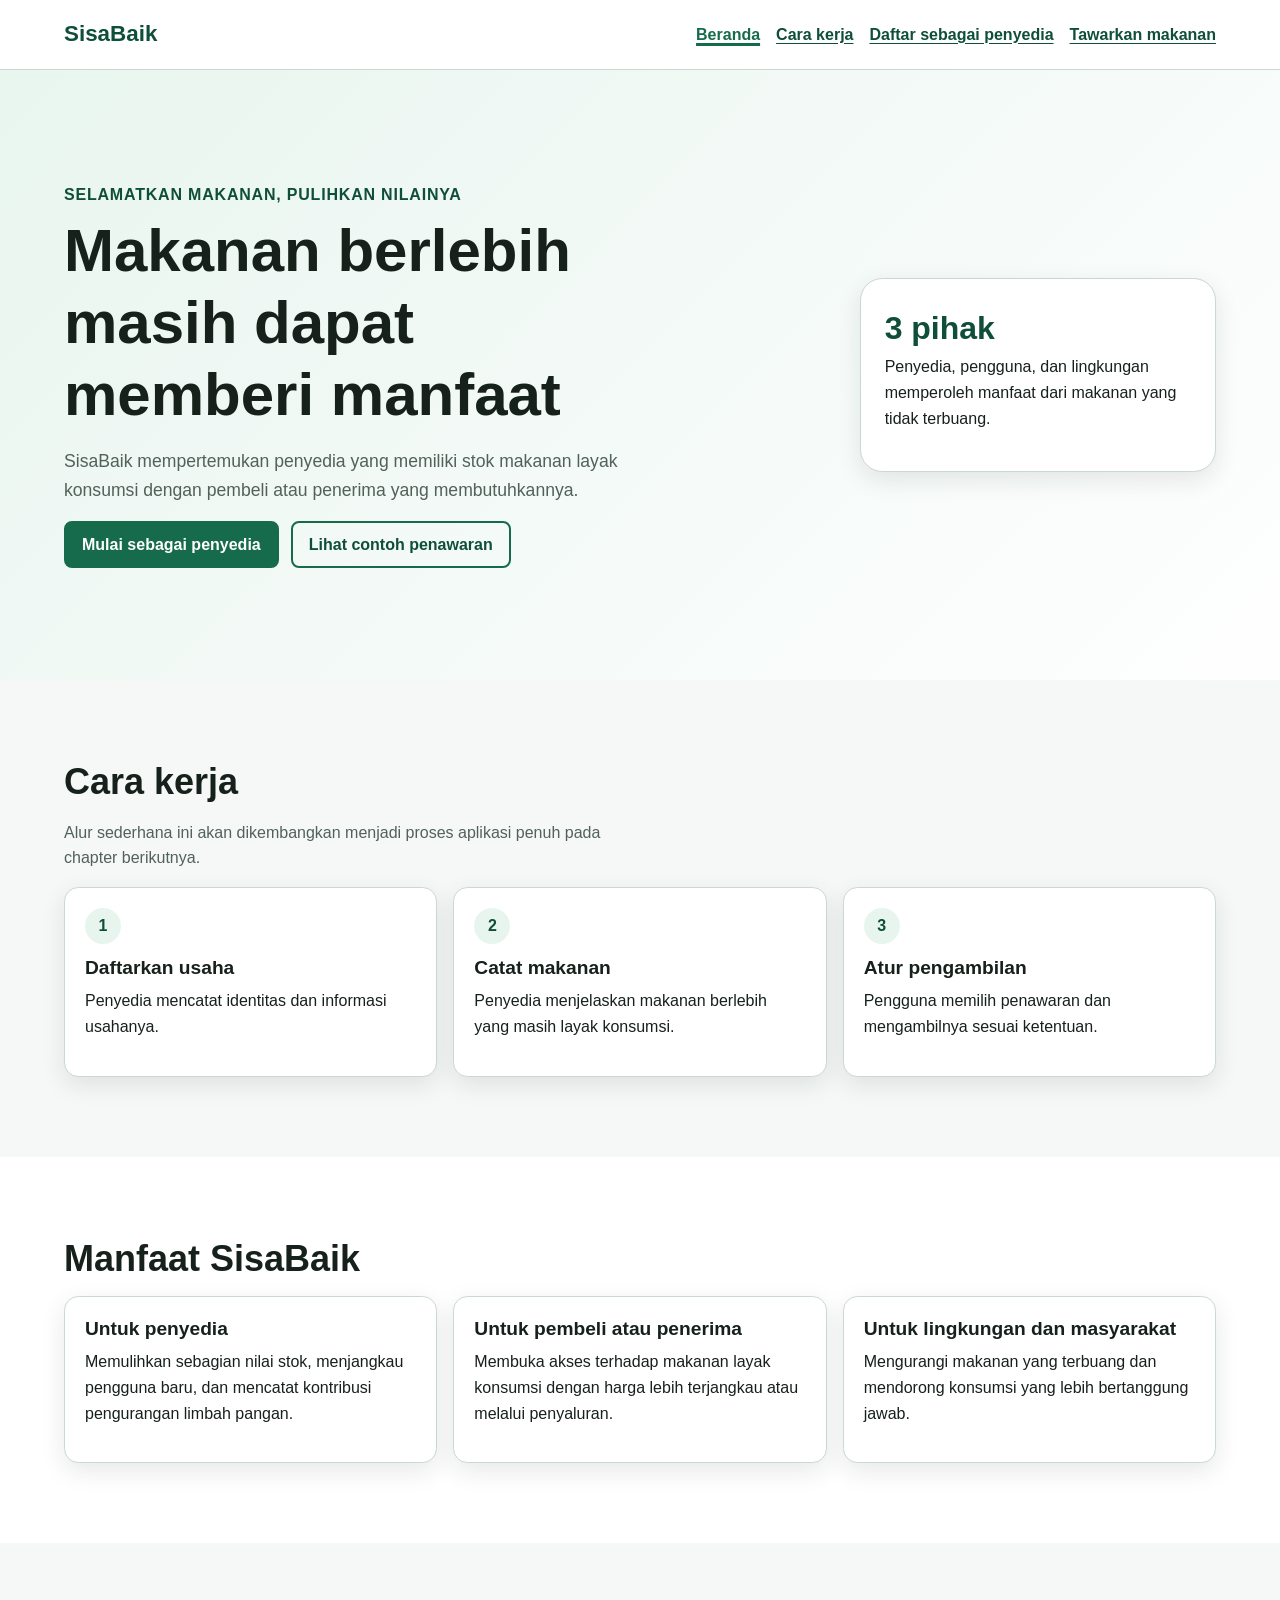
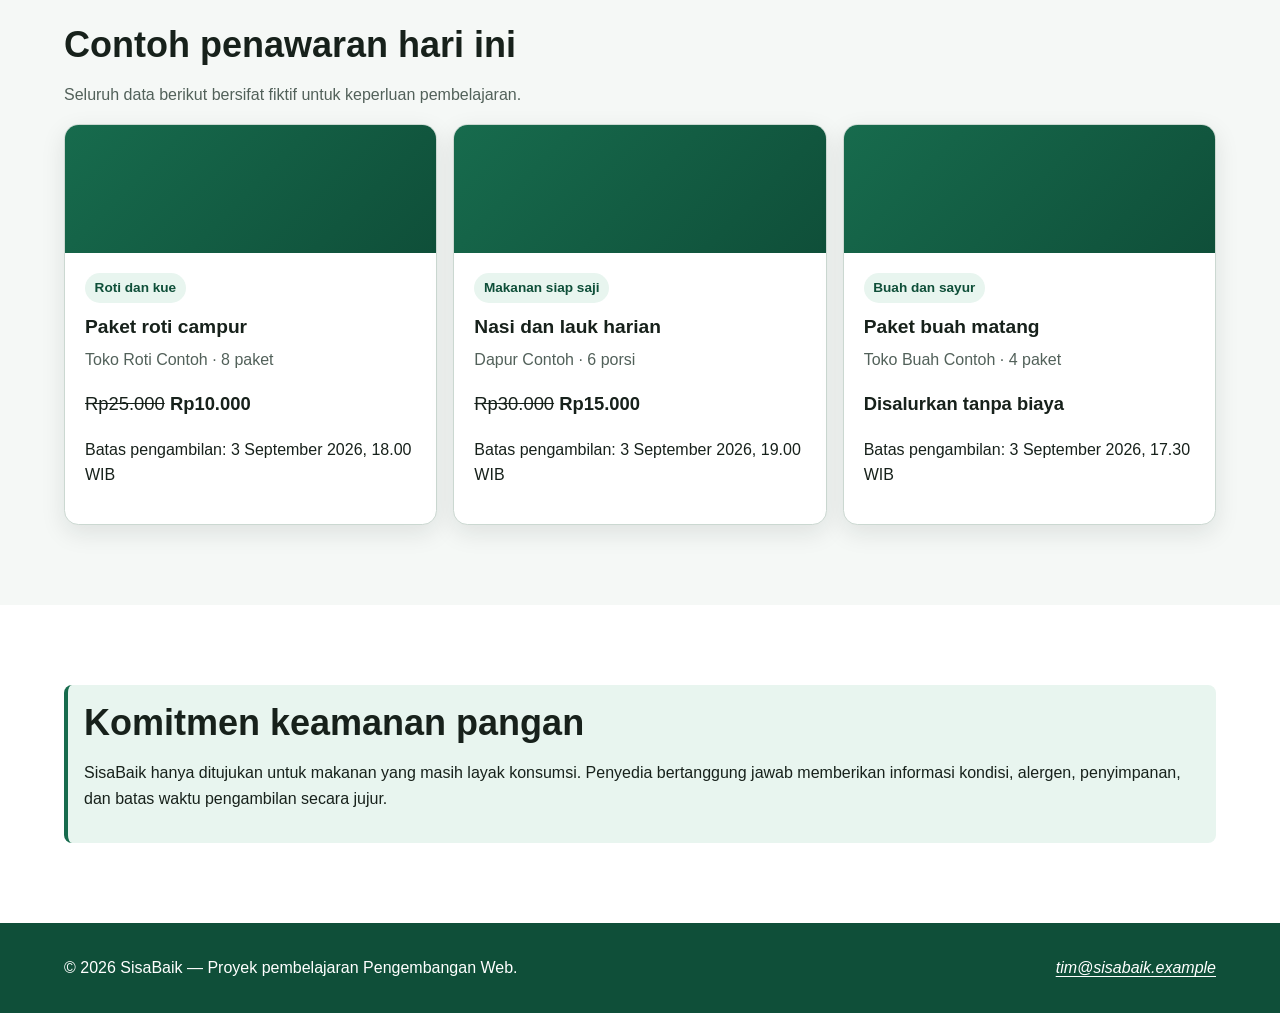
<file: index.html>
<!doctype html>
<html lang="id">
<head>
    <meta charset="utf-8">
    <meta name="viewport" content="width=device-width, initial-scale=1">
    <meta name="description" content="SisaBaik membantu penyedia menawarkan makanan berlebih agar tetap bernilai, terjangkau, dan tidak terbuang.">
    <title>Beranda | SisaBaik</title>
    <link rel="stylesheet" href="styles.css">
</head>
<body>
    <a class="skip-link" href="#konten-utama">Lewati ke konten utama</a>

    <header class="site-header">
        <div class="container header-layout">
            <p class="brand">SisaBaik</p>
            <nav aria-label="Navigasi utama">
                <ul class="nav-list">
                    <li><a href="index.html" aria-current="page">Beranda</a></li>
                    <li><a href="#cara-kerja">Cara kerja</a></li>
                    <li><a href="daftar-penyedia.html">Daftar sebagai penyedia</a></li>
                    <li><a href="tawarkan-makanan.html">Tawarkan makanan</a></li>
                </ul>
            </nav>
        </div>
    </header>

    <main id="konten-utama" tabindex="-1">
        <section class="hero" aria-labelledby="judul-utama">
            <div class="container hero-layout">
                <div>
                    <p class="eyebrow">Selamatkan makanan, pulihkan nilainya</p>
                    <h1 id="judul-utama">Makanan berlebih masih dapat memberi manfaat</h1>
                    <p class="lead">SisaBaik mempertemukan penyedia yang memiliki stok makanan layak konsumsi dengan pembeli atau penerima yang membutuhkannya.</p>
                    <div class="button-group">
                        <a class="button" href="daftar-penyedia.html">Mulai sebagai penyedia</a>
                        <a class="button button-secondary" href="#penawaran-contoh">Lihat contoh penawaran</a>
                    </div>
                </div>

                <aside class="hero-panel" aria-label="Ringkasan manfaat SisaBaik">
                    <strong>3 pihak</strong>
                    <p>Penyedia, pengguna, dan lingkungan memperoleh manfaat dari makanan yang tidak terbuang.</p>
                </aside>
            </div>
        </section>

        <section class="section" id="cara-kerja" aria-labelledby="judul-cara-kerja">
            <div class="container">
                <h2 id="judul-cara-kerja">Cara kerja</h2>
                <p class="section-intro">Alur sederhana ini akan dikembangkan menjadi proses aplikasi penuh pada chapter berikutnya.</p>
                <div class="steps-grid">
                    <article class="card">
                        <span class="step-number" aria-hidden="true">1</span>
                        <h3>Daftarkan usaha</h3>
                        <p>Penyedia mencatat identitas dan informasi usahanya.</p>
                    </article>
                    <article class="card">
                        <span class="step-number" aria-hidden="true">2</span>
                        <h3>Catat makanan</h3>
                        <p>Penyedia menjelaskan makanan berlebih yang masih layak konsumsi.</p>
                    </article>
                    <article class="card">
                        <span class="step-number" aria-hidden="true">3</span>
                        <h3>Atur pengambilan</h3>
                        <p>Pengguna memilih penawaran dan mengambilnya sesuai ketentuan.</p>
                    </article>
                </div>
            </div>
        </section>

        <section class="section section-alt" aria-labelledby="judul-manfaat">
            <div class="container">
                <h2 id="judul-manfaat">Manfaat SisaBaik</h2>
                <div class="benefit-grid">
                    <article class="card">
                        <h3>Untuk penyedia</h3>
                        <p>Memulihkan sebagian nilai stok, menjangkau pengguna baru, dan mencatat kontribusi pengurangan limbah pangan.</p>
                    </article>
                    <article class="card">
                        <h3>Untuk pembeli atau penerima</h3>
                        <p>Membuka akses terhadap makanan layak konsumsi dengan harga lebih terjangkau atau melalui penyaluran.</p>
                    </article>
                    <article class="card">
                        <h3>Untuk lingkungan dan masyarakat</h3>
                        <p>Mengurangi makanan yang terbuang dan mendorong konsumsi yang lebih bertanggung jawab.</p>
                    </article>
                </div>
            </div>
        </section>

        <section class="section" id="penawaran-contoh" aria-labelledby="judul-penawaran">
            <div class="container">
                <h2 id="judul-penawaran">Contoh penawaran hari ini</h2>
                <p class="section-intro">Seluruh data berikut bersifat fiktif untuk keperluan pembelajaran.</p>
                <div class="offer-grid">
                    <article class="offer-card">
                        <div class="offer-card_visual" aria-hidden="true"></div>
                        <div class="offer-card_content">
                            <span class="badge">Roti dan kue</span>
                            <h3>Paket roti campur</h3>
                            <p class="offer-card_meta">Toko Roti Contoh &middot; <data value="8">8 paket</data></p>
                            <p class="offer-card_price"><del>Rp25.000</del> <strong>Rp10.000</strong></p>
                            <p>Batas pengambilan: <time datetime="2026-09-03T18:00:00+07:00">3 September 2026, 18.00 WIB</time></p>
                        </div>
                    </article>
                    <article class="offer-card">
                        <div class="offer-card_visual" aria-hidden="true"></div>
                        <div class="offer-card_content">
                            <span class="badge">Makanan siap saji</span>
                            <h3>Nasi dan lauk harian</h3>
                            <p class="offer-card_meta">Dapur Contoh &middot; <data value="6">6 porsi</data></p>
                            <p class="offer-card_price"><del>Rp30.000</del> <strong>Rp15.000</strong></p>
                            <p>Batas pengambilan: <time datetime="2026-09-03T19:00:00+07:00">3 September 2026, 19.00 WIB</time></p>
                        </div>
                    </article>
                    <article class="offer-card">
                        <div class="offer-card_visual" aria-hidden="true"></div>
                        <div class="offer-card_content">
                            <span class="badge">Buah dan sayur</span>
                            <h3>Paket buah matang</h3>
                            <p class="offer-card_meta">Toko Buah Contoh &middot; <data value="4">4 paket</data></p>
                            <p class="offer-card_price"><strong>Disalurkan tanpa biaya</strong></p>
                            <p>Batas pengambilan: <time datetime="2026-09-03T17:30:00+07:00">3 September 2026, 17.30 WIB</time></p>
                        </div>
                    </article>
                </div>
            </div>
        </section>

        <section class="section section-alt" aria-labelledby="judul-keamanan">
            <div class="container">
                <div class="notice">
                    <h2 id="judul-keamanan">Komitmen keamanan pangan</h2>
                    <p>SisaBaik hanya ditujukan untuk makanan yang masih layak konsumsi. Penyedia bertanggung jawab memberikan informasi kondisi, alergen, penyimpanan, dan batas waktu pengambilan secara jujur.</p>
                </div>
            </div>
        </section>
    </main>

    <footer class="site-footer">
        <div class="container footer-layout">
            <p>&copy; 2026 SisaBaik &mdash; Proyek pembelajaran Pengembangan Web.</p>
            <address> <a href="mailto:tim@sisabaik.example">tim@sisabaik.example</a></address>
        </div>
    </footer>
</body>
</html>
</file>
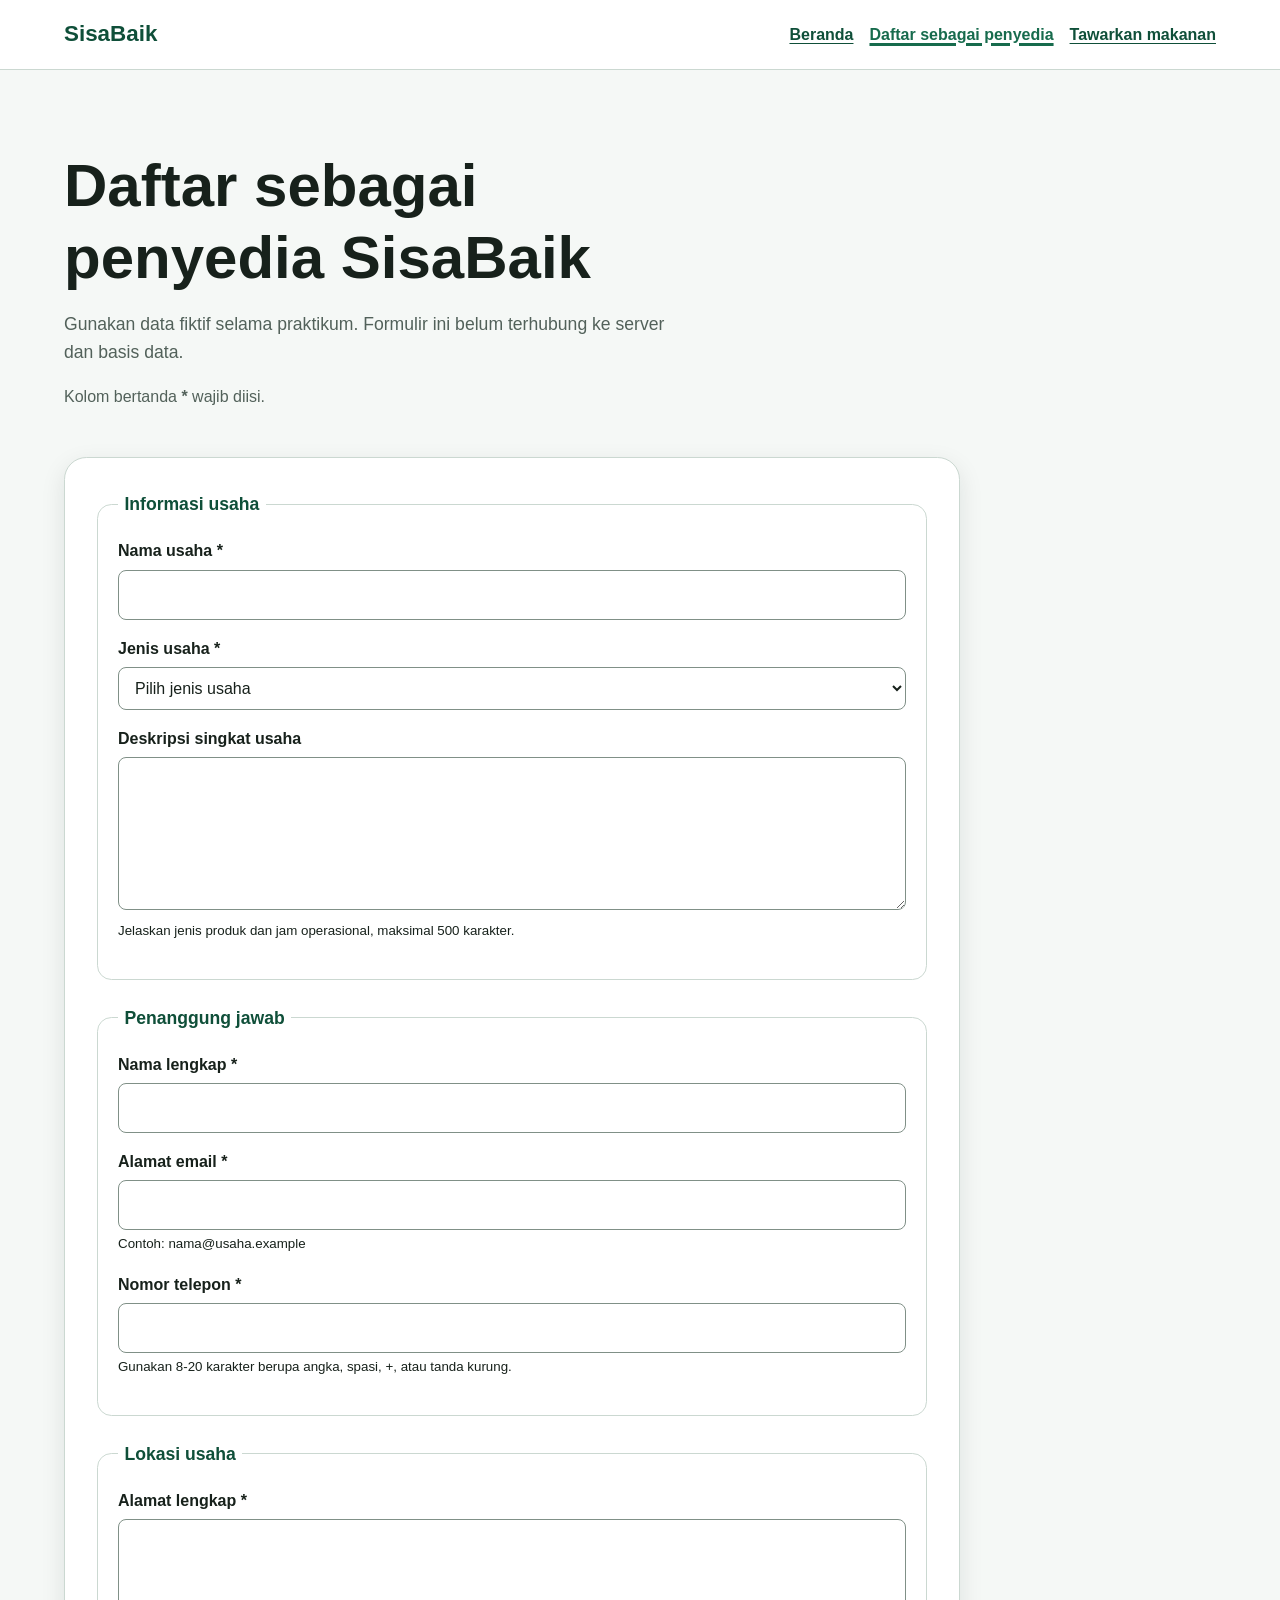
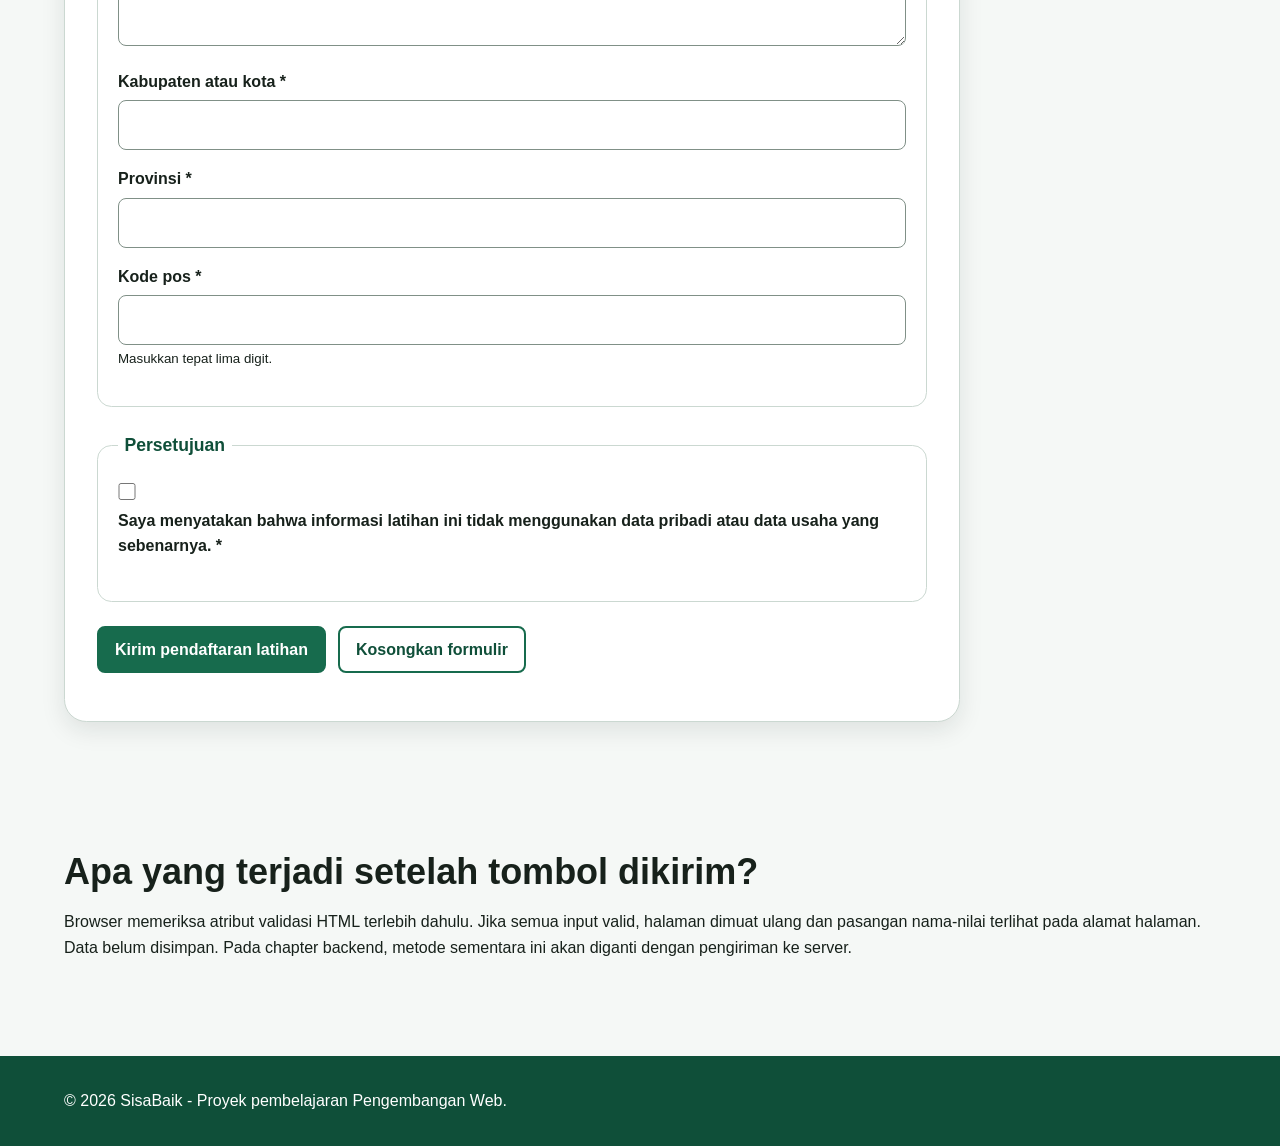
<file: daftar-penyedia.html>
<!doctype html>
<html lang="id">
<head>
    <meta charset="utf-8">
    <meta name="viewport" content="width=device-width, initial-scale=1">
    <meta 
    name="description" 
    content="Formulir prototipe untuk mendaftarkan usaha sebagai penyedia makanan di SisaBaik.">
    <title>Daftar Penyedia | SisaBaik</title>
    <link rel="stylesheet" href="styles.css">
</head>
<body>
    <a class="skip-link" href="#konten-utama">Lewati ke konten utama</a>
    <header class="site-header">
        <div class="container header-layout">
            <p class="brand">SisaBaik</p>
            <nav aria-label="Navigasi utama">
                <ul class="nav-list">
                    <li><a href="index.html">Beranda</a></li>
                    <li><a href="daftar-penyedia.html" aria-current="page">Daftar sebagai penyedia</a></li>
                    <li><a href="tawarkan-makanan.html">Tawarkan makanan</a></li>
                </ul>
            </nav>
        </div>
    </header>

    <main class="container" id="konten-utama" tabindex="-1">
        <div class="page-heading">
            <h1>Daftar sebagai penyedia SisaBaik</h1>
            <p class="lead">Gunakan data fiktif selama praktikum. Formulir ini belum terhubung ke server dan basis data.</p>
            <p class="required-note" id="petunjuk-wajib">Kolom bertanda <strong>*</strong> wajib diisi.</p>
        </div>

        <form class="form-card" action="daftar-penyedia.html" method="get" aria-describedby="petunjuk-wajib">
            <fieldset class="form-section">
                <legend>Informasi usaha</legend>
                <p>
                    <label for="nama-usaha">Nama usaha *</label><br>
                    <input type="text" id="nama-usaha" name="nama_usaha" autocomplete="organization" minlength="3" maxlength="100" required>
                </p>
                <p>
                    <label for="jenis-usaha">Jenis usaha *</label><br>
                    <select id="jenis-usaha" name="jenis_usaha" required>
                        <option value="">Pilih jenis usaha</option>
                        <option value="restoran">Restoran</option>
                        <option value="toko-roti">Toko roti</option>
                        <option value="katering">Katering</option>
                        <option value="ritel">Toko ritel</option>
                        <option value="hotel">Hotel atau penginapan</option>
                        <option value="lainnya">Lainnya</option>
                    </select>
                </p>
                <p>
                    <label for="deskripsi-usaha">Deskripsi singkat usaha</label><br>
                    <textarea id="deskripsi-usaha" name="deskripsi_usaha" rows="5" maxlength="500" aria-describedby="bantuan-deskripsi"></textarea><br>
                    <small id="bantuan-deskripsi">Jelaskan jenis produk dan jam operasional, maksimal 500 karakter.</small>
                </p>
            </fieldset>

            <fieldset class="form-section">
                <legend>Penanggung jawab</legend>
                <p>
                    <label for="nama-penanggung-jawab">Nama lengkap *</label><br>
                    <input type="text" id="nama-penanggung-jawab" name="nama_penanggung_jawab" autocomplete="name" minlength="3" maxlength="100" required>
                </p>
                <p>
                    <label for="email">Alamat email *</label><br>
                    <input type="email" id="email" name="email" autocomplete="email" maxlength="254" aria-describedby="bantuan-email" required><br>
                    <small id="bantuan-email">Contoh: nama@usaha.example</small>
                </p>
                <p>
                    <label for="telepon">Nomor telepon *</label><br>
                    <input type="tel" id="telepon" name="telepon" autocomplete="tel" inputmode="tel" pattern="[0-9+() ]{8,20}" aria-describedby="bantuan-telepon" required><br>
                    <small id="bantuan-telepon">Gunakan 8-20 karakter berupa angka, spasi, +, atau tanda kurung.</small>
                </p>
            </fieldset>

            <fieldset class="form-section">
                <legend>Lokasi usaha</legend>
                <p>
                    <label for="alamat">Alamat lengkap *</label><br>
                    <textarea id="alamat" name="alamat" rows="4" autocomplete="street-address" minlength="10" maxlength="250" required></textarea>
                </p>
                <p>
                    <label for="kota">Kabupaten atau kota *</label><br>
                    <input type="text" id="kota" name="kota" autocomplete="address-level2" maxlength="100" required>
                </p>
                <p>
                    <label for="provinsi">Provinsi *</label><br>
                    <input type="text" id="provinsi" name="provinsi" autocomplete="address-level1" maxlength="100" required>
                </p>
                <p>
                    <label for="kode-pos">Kode pos *</label><br>
                    <input type="text" id="kode-pos" name="kode_pos" autocomplete="postal-code" inputmode="numeric" pattern="[0-9]{5}" aria-describedby="bantuan-kode-pos" required><br>
                    <small id="bantuan-kode-pos">Masukkan tepat lima digit.</small>
                </p>
            </fieldset>

            <fieldset class="form-section">
                <legend>Persetujuan</legend>
                <p>
                    <input type="checkbox" id="persetujuan" name="persetujuan" value="setuju" required>
                    <label for="persetujuan">Saya menyatakan bahwa informasi latihan ini tidak menggunakan data pribadi atau data usaha yang sebenarnya. *</label>
                </p>
            </fieldset>

            <p class="form-actions">
                <button class="button" type="submit">Kirim pendaftaran latihan</button>
                <button class="button button-secondary" type="reset">Kosongkan formulir</button>
            </p>
        </form>

        <section class="section" aria-labelledby="catatan-prototipe">
            <h2 id="catatan-prototipe">Apa yang terjadi setelah tombol dikirim?</h2>
            <p>Browser memeriksa atribut validasi HTML terlebih dahulu. Jika semua input valid, halaman dimuat ulang dan pasangan nama-nilai terlihat pada alamat halaman. Data belum disimpan. Pada chapter backend, metode sementara ini akan diganti dengan pengiriman ke server.</p>
        </section>
    </main>

    <footer class="site-footer">
        <div class="container footer-layout">
            <p>&copy; 2026 SisaBaik - Proyek pembelajaran Pengembangan Web.</p>
        </div>
    </footer>
</body>
</html>
</file>
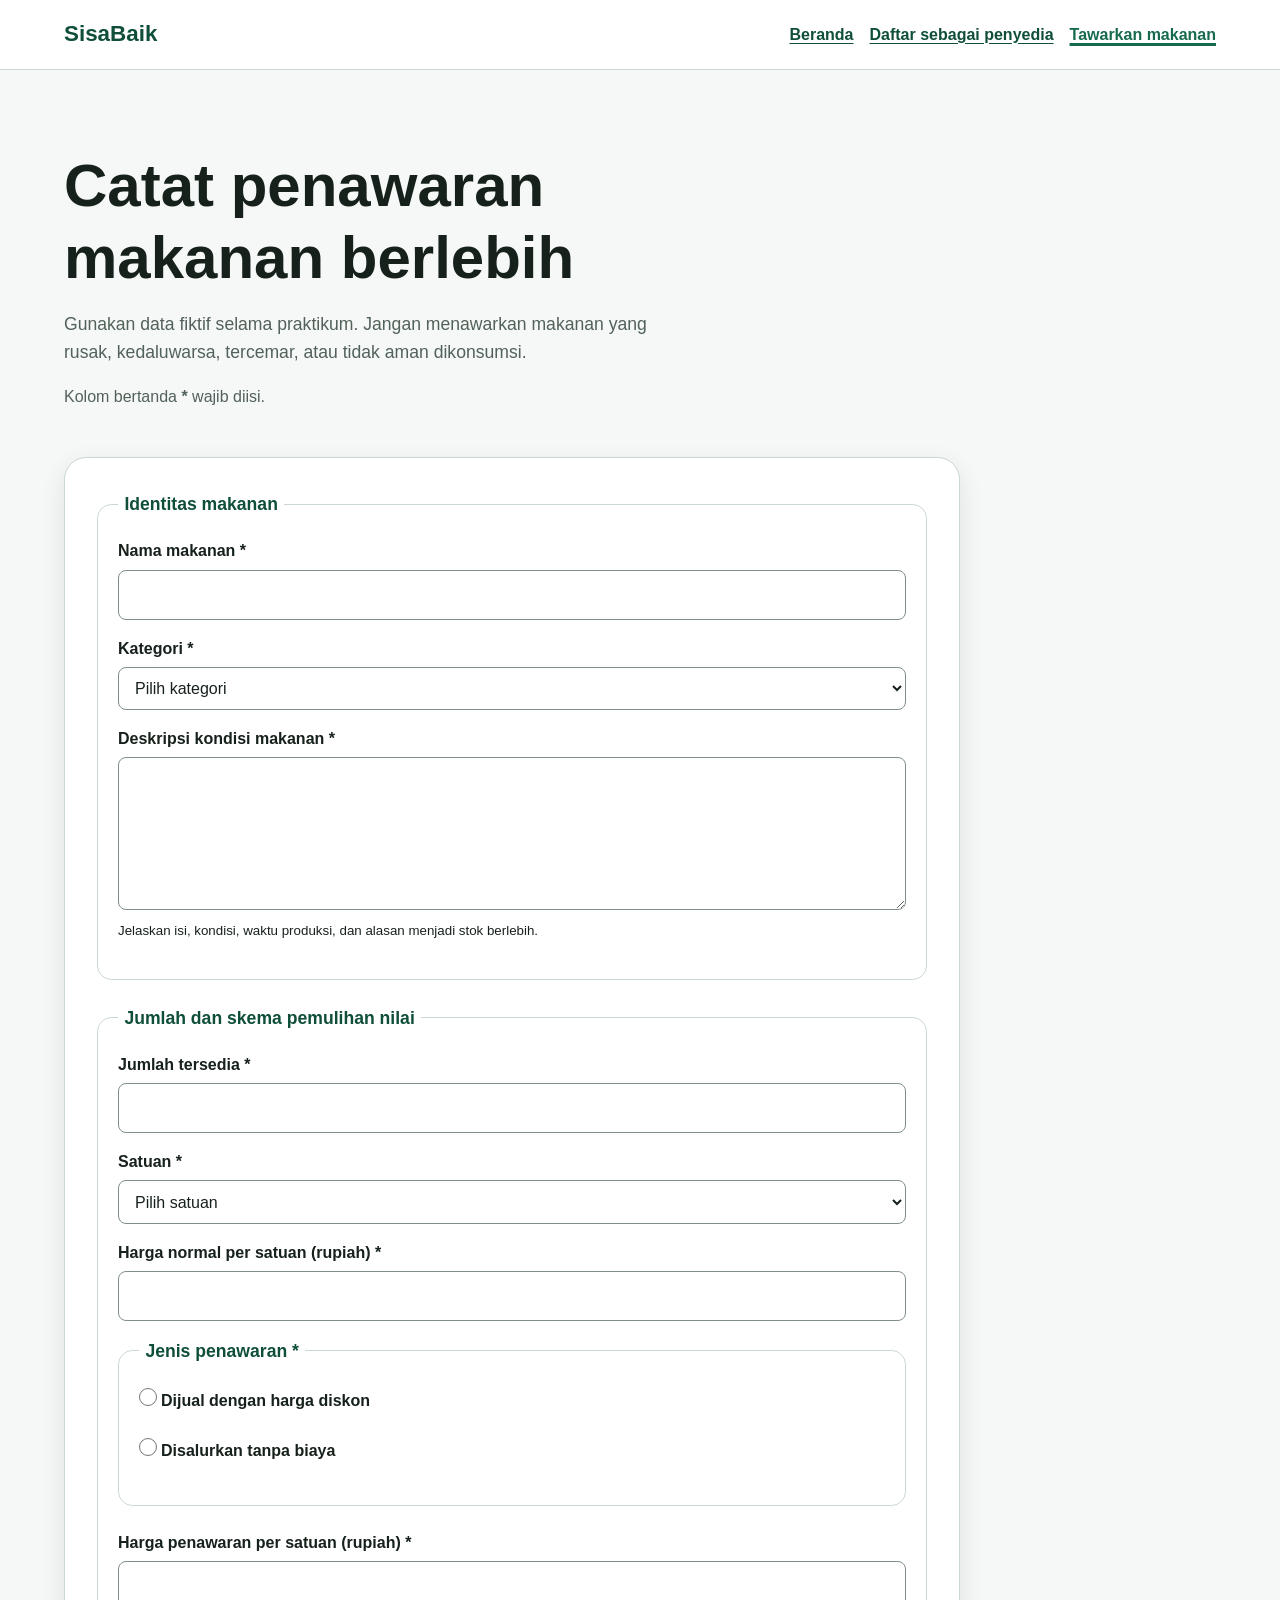
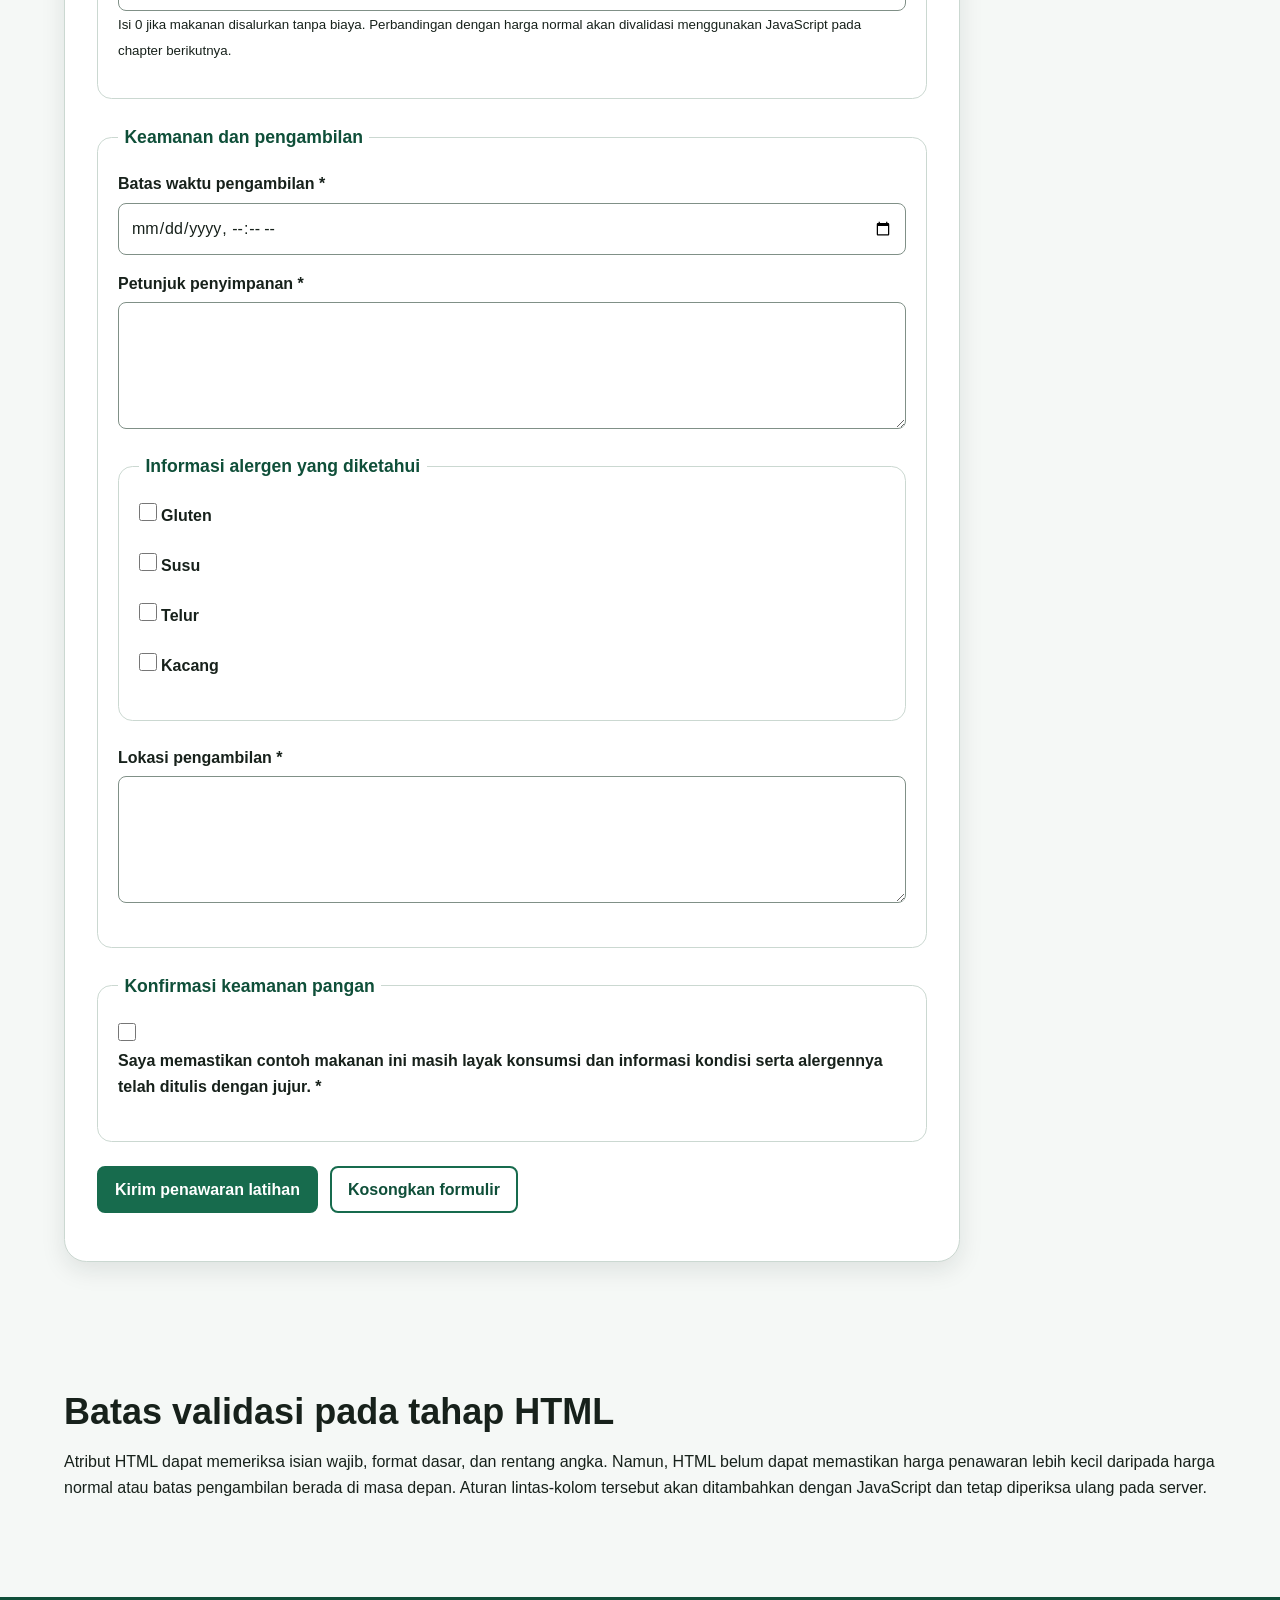
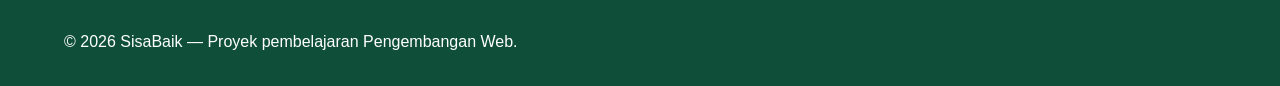
<file: tawarkan-makanan.html>
<!doctype html>
<html lang="id">
<head>
    <meta charset="utf-8">
    <meta name="viewport" content="width=device-width, initial-scale=1">
    <meta
        name="description"
        content="Formulir prototipe untuk mencatat makanan berlebih yang akan ditawarkan melalui SisaBaik."
    >
    <title>Tawarkan Makanan | SisaBaik</title>
    <link rel="stylesheet" href="styles.css">
</head>
<body>
    <a class="skip-link" href="#konten-utama">Lewati ke konten utama</a>
    
    <header class="site-header">
        <div class="container header-layout">
            <p class="brand">SisaBaik</p>
            <nav aria-label="Navigasi utama">
                <ul class="nav-list">
                    <li><a href="index.html">Beranda</a></li>
                    <li><a href="daftar-penyedia.html">Daftar sebagai penyedia</a></li>
                    <li>
                        <a href="tawarkan-makanan.html" aria-current="page">
                            Tawarkan makanan
                        </a>
                    </li>
                </ul>
            </nav>
        </div>
    </header>

    <main class="container" id="konten-utama" tabindex="-1">
        <div class="page-heading">
            <h1>Catat penawaran makanan berlebih</h1>
            <p class="lead">
                Gunakan data fiktif selama praktikum. Jangan menawarkan makanan yang
                rusak, kedaluwarsa, tercemar, atau tidak aman dikonsumsi.
            </p>
            <p class="required-note" id="petunjuk-wajib">Kolom bertanda <strong>*</strong> wajib diisi.</p>
        </div>

        <form
            class="form-card"
            action="tawarkan-makanan.html"
            method="get"
            aria-describedby="petunjuk-wajib"
        >
            <fieldset class="form-section">
                <legend>Identitas makanan</legend>
                <p>
                    <label for="nama-makanan">Nama makanan *</label><br>
                    <input
                        type="text"
                        id="nama-makanan"
                        name="nama_makanan"
                        minlength="3"
                        maxlength="120"
                        required
                    >
                </p>
                <p>
                    <label for="kategori">Kategori *</label><br>
                    <select id="kategori" name="kategori" required>
                        <option value="">Pilih kategori</option>
                        <option value="makanan-siap-saji">Makanan siap saji</option>
                        <option value="roti-kue">Roti atau kue</option>
                        <option value="buah-sayur">Buah atau sayur</option>
                        <option value="minuman">Minuman</option>
                        <option value="bahan-pangan">Bahan pangan</option>
                        <option value="lainnya">Lainnya</option>
                    </select>
                </p>
                <p>
                    <label for="deskripsi-makanan">Deskripsi kondisi makanan *</label><br>
                    <textarea
                        id="deskripsi-makanan"
                        name="deskripsi_makanan"
                        rows="5"
                        minlength="20"
                        maxlength="600"
                        aria-describedby="bantuan-deskripsi-makanan"
                        required
                    ></textarea><br>
                    <small id="bantuan-deskripsi-makanan">
                        Jelaskan isi, kondisi, waktu produksi, dan alasan menjadi stok berlebih.
                    </small>
                </p>
            </fieldset>

            <fieldset class="form-section">
                <legend>Jumlah dan skema pemulihan nilai</legend>
                <p>
                    <label for="jumlah">Jumlah tersedia *</label><br>
                    <input
                        type="number"
                        id="jumlah"
                        name="jumlah"
                        min="1"
                        max="1000"
                        step="1"
                        required
                    >
                </p>
                <p>
                    <label for="satuan">Satuan *</label><br>
                    <select id="satuan" name="satuan" required>
                        <option value="">Pilih satuan</option>
                        <option value="porsi">Porsi</option>
                        <option value="paket">Paket</option>
                        <option value="buah">Buah</option>
                        <option value="kilogram">Kilogram</option>
                        <option value="liter">Liter</option>
                    </select>
                </p>
                <p>
                    <label for="harga-normal">Harga normal per satuan (rupiah) *</label><br>
                    <input
                        type="number"
                        id="harga-normal"
                        name="harga_normal"
                        min="0"
                        max="10000000"
                        step="500"
                        required
                    >
                </p>
                
                <fieldset class="form-section">
                    <legend>Jenis penawaran *</legend>
                    <p>
                        <input
                            type="radio"
                            id="jenis-diskon"
                            name="jenis_penawaran"
                            value="diskon"
                            required
                        >
                        <label for="jenis-diskon">Dijual dengan harga diskon</label>
                    </p>
                    <p>
                        <input
                            type="radio"
                            id="jenis-donasi"
                            name="jenis_penawaran"
                            value="donasi"
                        >
                        <label for="jenis-donasi">Disalurkan tanpa biaya</label>
                    </p>
                </fieldset>
                
                <p>
                    <label for="harga-pemulihan">Harga penawaran per satuan (rupiah) *</label><br>
                    <input
                        type="number"
                        id="harga-pemulihan"
                        name="harga_penawaran"
                        min="0"
                        max="10000000"
                        step="500"
                        aria-describedby="bantuan-harga"
                        required
                    ><br>
                    <small id="bantuan-harga">
                        Isi 0 jika makanan disalurkan tanpa biaya. Perbandingan dengan
                        harga normal akan divalidasi menggunakan JavaScript pada chapter berikutnya.
                    </small>
                </p>
            </fieldset>

            <fieldset class="form-section">
                <legend>Keamanan dan pengambilan</legend>
                <p>
                    <label for="batas-pengambilan">Batas waktu pengambilan *</label><br>
                    <input
                        type="datetime-local"
                        id="batas-pengambilan"
                        name="batas_pengambilan"
                        required
                    >
                </p>
                <p>
                    <label for="petunjuk-penyimpanan">Petunjuk penyimpanan *</label><br>
                    <textarea
                        id="petunjuk-penyimpanan"
                        name="petunjuk_penyimpanan"
                        rows="4"
                        minlength="10"
                        maxlength="300"
                        required
                    ></textarea>
                </p>

                <fieldset class="form-section">
                    <legend>Informasi alergen yang diketahui</legend>
                    <p>
                        <input type="checkbox" id="alergen-gluten" name="alergen" value="gluten">
                        <label for="alergen-gluten">Gluten</label>
                    </p>
                    <p>
                        <input type="checkbox" id="alergen-susu" name="alergen" value="susu">
                        <label for="alergen-susu">Susu</label>
                    </p>
                    <p>
                        <input type="checkbox" id="alergen-telur" name="alergen" value="telur">
                        <label for="alergen-telur">Telur</label>
                    </p>
                    <p>
                        <input type="checkbox" id="alergen-kacang" name="alergen" value="kacang">
                        <label for="alergen-kacang">Kacang</label>
                    </p>
                </fieldset>
                
                <p>
                    <label for="lokasi-pengambilan">Lokasi pengambilan *</label><br>
                    <textarea
                        id="lokasi-pengambilan"
                        name="lokasi_pengambilan"
                        rows="4"
                        autocomplete="street-address"
                        minlength="10"
                        maxlength="250"
                        required
                    ></textarea>
                </p>
            </fieldset>

            <fieldset class="form-section">
                <legend>Konfirmasi keamanan pangan</legend>
                <p>
                    <input
                        type="checkbox"
                        id="konfirmasi-keamanan"
                        name="konfirmasi_keamanan"
                        value="terkonfirmasi"
                        required
                    >
                    <label for="konfirmasi-keamanan">
                        Saya memastikan contoh makanan ini masih layak konsumsi dan
                        informasi kondisi serta alergennya telah ditulis dengan jujur. *
                    </label>
                </p>
            </fieldset>
            
            <p class="form-actions">
                <button class="button" type="submit">Kirim penawaran latihan</button>
                <button class="button button-secondary" type="reset">Kosongkan formulir</button>
            </p>
        </form>

        <section class="section" aria-labelledby="batas-validasi-html">
            <h2 id="batas-validasi-html">Batas validasi pada tahap HTML</h2>
            <p>
                Atribut HTML dapat memeriksa isian wajib, format dasar, dan rentang
                angka. Namun, HTML belum dapat memastikan harga penawaran lebih kecil
                daripada harga normal atau batas pengambilan berada di masa depan.
                Aturan lintas-kolom tersebut akan ditambahkan dengan JavaScript dan
                tetap diperiksa ulang pada server.
            </p>
        </section>
    </main>

    <footer class="site-footer">
        <div class="container footer-layout">
            <p>&copy; 2026 SisaBaik &mdash; Proyek pembelajaran Pengembangan Web.</p>
        </div>
    </footer>
</body>
</html>
</file>
<file: styles.css>
:root {
    --color-primary: #176b4d;
    --color-primary-dark: #0f4f39;
    --color-primary-soft: #e8f5ef;
    --color-accent: #f2b84b;
    --color-text: #17211b;
    --color-muted: #52615a;
    --color-surface: #ffffff;
    --color-background: #f5f8f6;
    --color-border: #cbd8d1;
    --color-danger: #a52a2a;
    --shadow-card: 0 0.5rem 1.5rem rgb(23 33 27 / 10%);
    --radius-small: 0.5rem;
    --radius-medium: 0.9rem;
    --radius-large: 1.4rem;
    --content-width: 72rem;
}


*,
*::before,
*::after {
    box-sizing: border-box;
}

html {
    scroll-behavior: smooth;
}

body {
    margin: 0;
    background: var(--color-background);
    color: var(--color-text);
    font-family: Arial, Helvetica, sans-serif;
    font-size: 1rem;
    line-height: 1.6;
}

h1,
h2,
h3,
p {
    margin-block-start: 0;
}

h1,
h2,
h3 {
    line-height: 1.2;
}

h1 {
    max-width: 18ch;
    margin-block-end: 1rem;
    font-size: clamp(2rem, 7vw, 3.75rem);
}

h2 {
    margin-block-end: 1rem;
    font-size: clamp(1.5rem, 4vw, 2.25rem);
}

h3 {
    margin-block-end: 0.6rem;
    font-size: 1.2rem;
}


a {
    color: var(--color-primary-dark);
    text-underline-offset: 0.2em;
}

a:hover {
    text-decoration-thickness: 0.18em;
}


:focus-visible {
    outline: 0.2rem solid var(--color-accent);
    outline-offset: 0.2rem;
}

.skip-link {
    position: absolute;
    inset-block-start: 0.5rem;
    inset-inline-start: 0.5rem;
    z-index: 100;
    padding: 0.7rem 1rem;
    border-radius: var(--radius-small);
    background: var(--color-text);
    color: var(--color-surface);
    transform: translateY(-180%);
}

.skip-link:focus {
    transform: translateY(0);
}

.container {
    width: min(100% - 2rem, var(--content-width));
    margin-inline: auto;
}

.site-header {
    background: var(--color-surface);
    border-block-end: 0.0625rem solid var(--color-border);
}

.header-layout {
    display: flex;
    flex-direction: column;
    gap: 0.75rem;
    padding-block: 1rem;
}

.brand {
    margin: 0;
    color: var(--color-primary-dark);
    font-size: 1.4rem;
    font-weight: 700;
}

.nav-list {
    display: flex;
    flex-wrap: wrap;
    gap: 0.5rem 1rem;
    margin: 0;
    padding: 0;
    list-style: none;
}

.nav-list a {
    display: inline-block;
    padding-block: 0.35rem;
    font-weight: 700;
}

.nav-list a[aria-current="page"] {
    color: var(--color-primary);
    text-decoration-thickness: 0.2em;
}


.hero {
    padding-block: clamp(3rem, 10vw, 7rem);
    background: linear-gradient(
        135deg,
        rgb(232 245 239 / 95%),
        rgb(255 255 255 / 92%)
    );
}

.hero-layout {
    display: grid;
    gap: 2rem;
    align-items: center;
}

.eyebrow {
    margin-block-end: 0.5rem;
    color: var(--color-primary-dark);
    font-weight: 700;
    letter-spacing: 0.05em;
    text-transform: uppercase;
}

.lead {
    max-width: 62ch;
    color: var(--color-muted);
    font-size: 1.1rem;
}

.hero-panel {
    padding: 1.5rem;
    border: 0.0625rem solid var(--color-border);
    border-radius: var(--radius-large);
    background: var(--color-surface);
    box-shadow: var(--shadow-card);
}

.hero-panel strong {
    display: block;
    color: var(--color-primary-dark);
    font-size: 2rem;
}

.button-group,
.form-actions {
    display: flex;
    flex-wrap: wrap;
    gap: 0.75rem;
    align-items: center;
}

.button {
    display: inline-block;
    padding: 0.75rem 1rem;
    border: 0.125rem solid var(--color-primary);
    border-radius: var(--radius-small);
    background: var(--color-primary);
    color: var(--color-surface);
    font: inherit;
    font-weight: 700;
    line-height: 1.2;
    text-decoration: none;
    cursor: pointer;
}

.button:hover {
    background: var(--color-primary-dark);
    border-color: var(--color-primary-dark);
}

.button-secondary {
    background: transparent;
    color: var(--color-primary-dark);
}

.section {
    padding-block: clamp(2.5rem, 7vw, 5rem);
}

.section-alt {
    background: var(--color-surface);
}

.section-intro {
    max-width: 65ch;
    color: var(--color-muted);
}


.steps-grid,
.benefit-grid,
.offer-grid {
    display: grid;
    grid-template-columns: 1fr;
    gap: 1rem;
}


.card {
    padding: 1.25rem;
    border: 0.0625rem solid var(--color-border);
    border-radius: var(--radius-medium);
    background: var(--color-surface);
    box-shadow: var(--shadow-card);
}

.step-number {
    display: inline-grid;
    width: 2.25rem;
    height: 2.25rem;
    margin-block-end: 0.75rem;
    place-items: center;
    border-radius: 50%;
    background: var(--color-primary-soft);
    color: var(--color-primary-dark);
    font-weight: 700;
}

.offer-card {
    display: flex;
    flex-direction: column;
    overflow: hidden;
    border: 0.0625rem solid var(--color-border);
    border-radius: var(--radius-medium);
    background: var(--color-surface);
    box-shadow: var(--shadow-card);
}

.offer-card_visual {
    min-height: 8rem;
    background: linear-gradient(
        135deg,
        var(--color-primary),
        var(--color-primary-dark)
    );
}

.offer-card_content {
    display: flex;
    flex: 1;
    flex-direction: column;
    padding: 1.25rem;
}

.offer-card_meta {
    color: var(--color-muted);
}

.offer-card_price {
    margin-block-start: auto;
    font-size: 1.15rem;
}


.badge {
    display: inline-block;
    width: fit-content;
    margin-block-end: 0.75rem;
    padding: 0.25rem 0.6rem;
    border-radius: 999px;
    background: var(--color-primary-soft);
    color: var(--color-primary-dark);
    font-size: 0.85rem;
    font-weight: 700;
}

.notice {
    padding: 1rem;
    border-inline-start: 0.3rem solid var(--color-primary);
    border-radius: var(--radius-small);
    background: var(--color-primary-soft);
}


.page-heading {
    padding-block: clamp(2.5rem, 7vw, 5rem) 2rem;
}


.form-card {
    max-width: 56rem;
    margin-block-end: 3rem;
    padding: clamp(1rem, 4vw, 2rem);
    border: 0.0625rem solid var(--color-border);
    border-radius: var(--radius-large);
    background: var(--color-surface);
    box-shadow: var(--shadow-card);
}

.form-section {
    margin: 0 0 1.5rem;
    padding: 1.25rem;
    border: 0.0625rem solid var(--color-border);
    border-radius: var(--radius-medium);
}

.form-section legend {
    padding-inline: 0.4rem;
    color: var(--color-primary-dark);
    font-size: 1.1rem;
    font-weight: 700;
}

label {
    display: inline-block;
    margin-block-end: 0.35rem;
    font-weight: 700;
}

input,
select,
textarea {
    width: 100%;
    padding: 0.7rem 0.75rem;
    border: 0.0625rem solid #809087;
    border-radius: var(--radius-small);
    background: var(--color-surface);
    color: var(--color-text);
    font: inherit;
}

textarea {
    resize: vertical;
}

input:focus,
select:focus,
textarea:focus {
    border-color: var(--color-primary-dark);
}

input[type="checkbox"],
input[type="radio"] {
    width: 1.1rem;
    height: 1.1rem;
    margin: 0.2rem 0 0;
    accent-color: var(--color-primary);
}

.required-note {
    color: var(--color-muted);
}


.site-footer {
    padding-block: 2rem;
    background: var(--color-primary-dark);
    color: var(--color-surface);
}

.site-footer a {
    color: var(--color-surface);
}

.footer-layout {
    display: flex;
    flex-direction: column;
    gap: 0.5rem;
}

.footer-layout p,
.footer-layout address {
    margin: 0;
}


@media (min-width: 48rem) {
    .header-layout {
        flex-direction: row;
        justify-content: space-between;
        align-items: center;
    }

    .hero-layout {
        grid-template-columns: minmax(0, 1.5fr) minmax(15rem, 0.7fr);
    }

    .steps-grid,
    .benefit-grid {
        grid-template-columns: repeat(3, minmax(0, 1fr));
    }

    .offer-grid {
        grid-template-columns: repeat(2, minmax(0, 1fr));
    }

    .footer-layout {
        flex-direction: row;
        justify-content: space-between;
        align-items: center;
    }
}

@media (min-width: 68rem) {
    .offer-grid {
        grid-template-columns: repeat(3, minmax(0, 1fr));
    }
}


@media (prefers-reduced-motion: reduce) {
    html {
        scroll-behavior: auto;
    }
}
</file>
